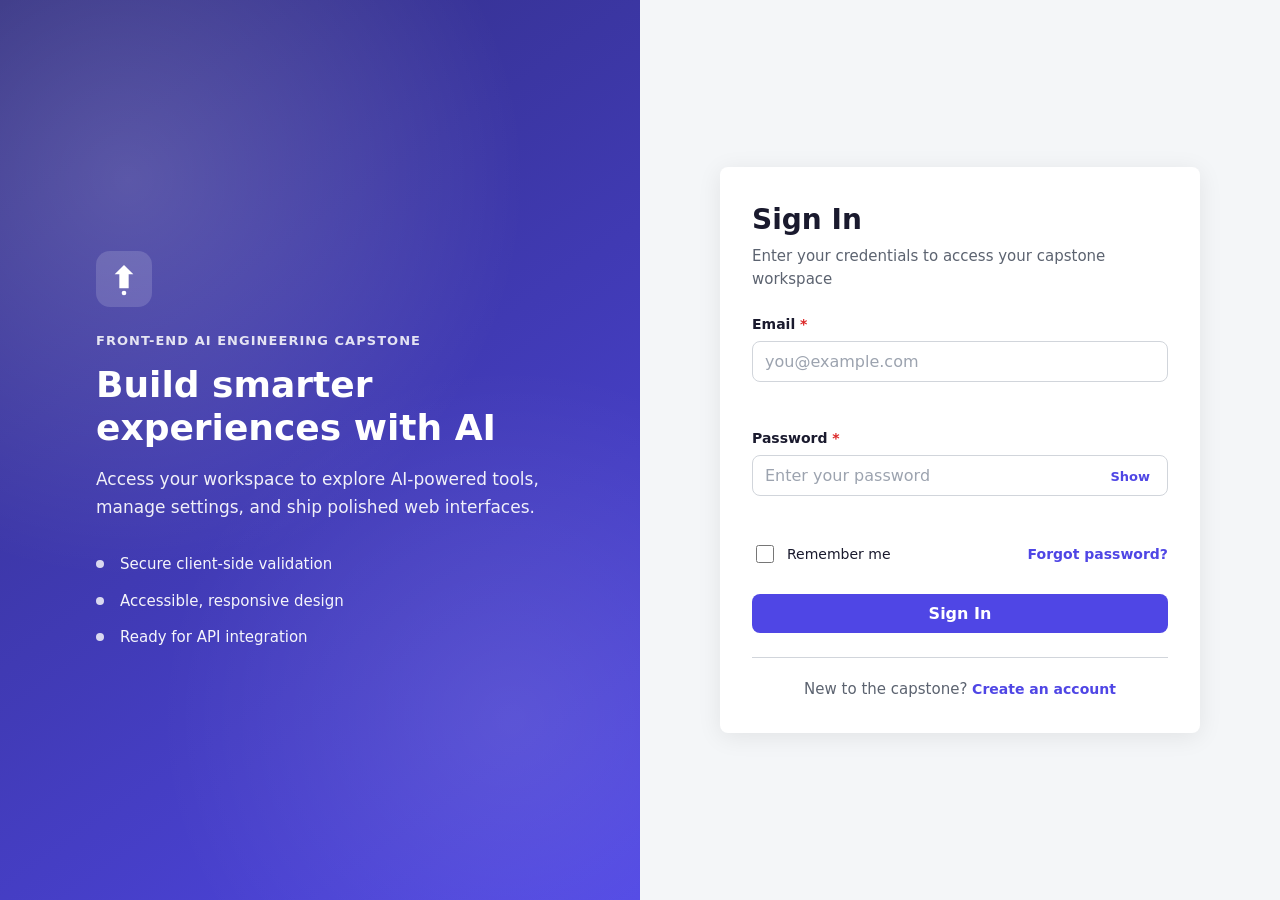
<file: index.html>
<!DOCTYPE html>
<html lang="en">
<head>
  <meta charset="UTF-8">
  <meta name="viewport" content="width=device-width, initial-scale=1.0">
  <meta http-equiv="refresh" content="0; url=login.html">
  <title>AI Engineering Capstone</title>
  <script>window.location.replace("login.html");</script>
</head>
<body>
  <p><a href="login.html">Continue to sign in</a></p>
</body>
</html>
</file>
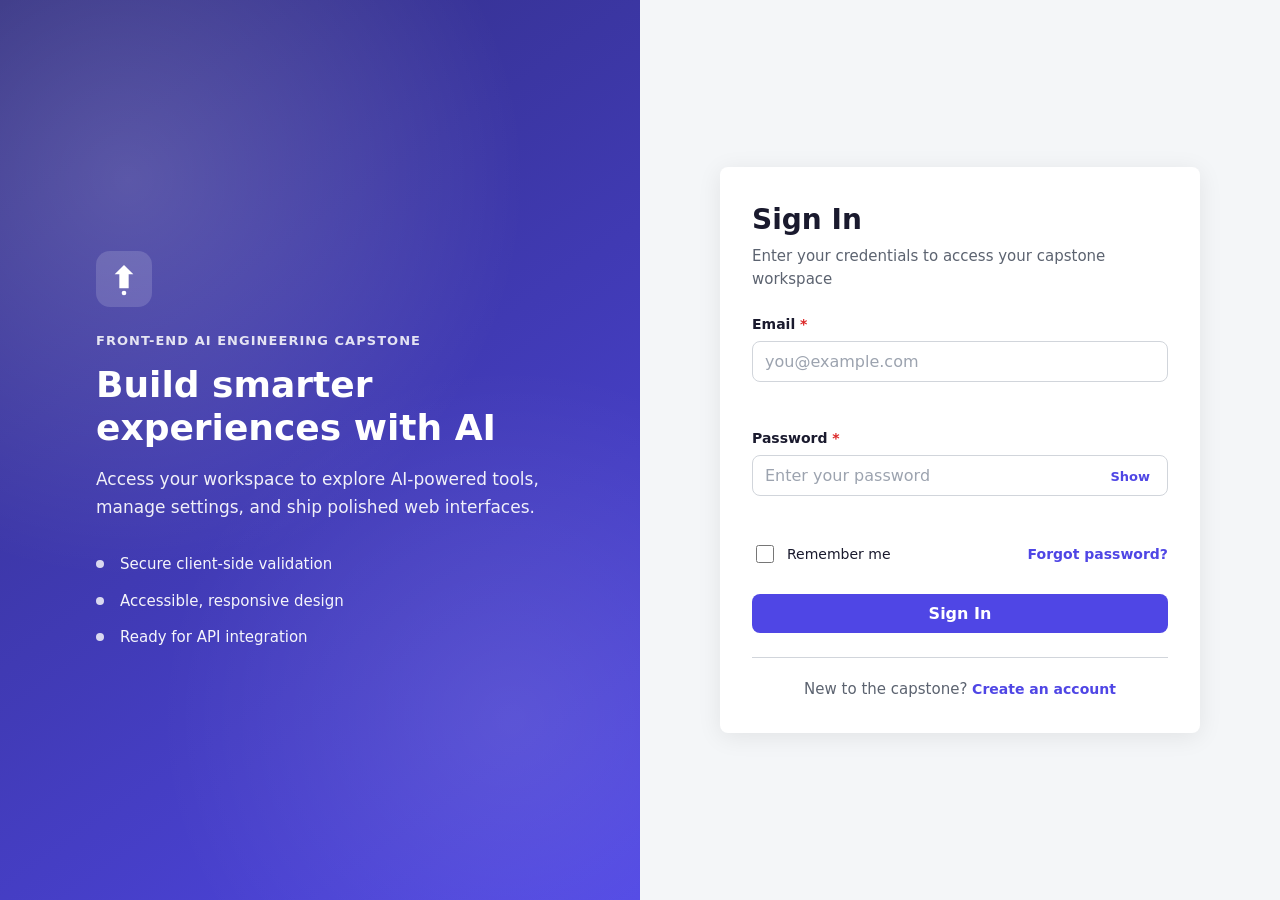
<file: login.html>
<!DOCTYPE html>
<html lang="en">
<head>
  <meta charset="UTF-8">
  <meta name="viewport" content="width=device-width, initial-scale=1.0">
  <meta name="description" content="Sign in to the Front-end AI Engineering Capstone platform.">
  <title>Sign In | AI Engineering Capstone</title>
  <link rel="stylesheet" href="login.css">
</head>
<body>
  <div class="login-shell">
    <aside class="login-brand" aria-hidden="true">
      <div class="login-brand__content">
        <div class="login-brand__logo">
          <svg viewBox="0 0 48 48" fill="none" xmlns="http://www.w3.org/2000/svg">
            <rect width="48" height="48" rx="12" fill="currentColor" opacity="0.15"/>
            <path d="M24 12L32 20H28V32H20V20H16L24 12Z" fill="currentColor"/>
            <circle cx="24" cy="36" r="2" fill="currentColor"/>
          </svg>
        </div>
        <p class="login-brand__eyebrow">Front-end AI Engineering Capstone</p>
        <h1 class="login-brand__title">Build smarter experiences with AI</h1>
        <p class="login-brand__text">
          Access your workspace to explore AI-powered tools, manage settings, and ship polished web interfaces.
        </p>
        <ul class="login-brand__features">
          <li>Secure client-side validation</li>
          <li>Accessible, responsive design</li>
          <li>Ready for API integration</li>
        </ul>
      </div>
    </aside>

    <main class="login-page">
      <div class="login-mobile-brand" aria-hidden="true">
        <div class="login-mobile-brand__logo">
          <svg viewBox="0 0 48 48" fill="none" xmlns="http://www.w3.org/2000/svg">
            <rect width="48" height="48" rx="12" fill="currentColor" opacity="0.15"/>
            <path d="M24 12L32 20H28V32H20V20H16L24 12Z" fill="currentColor"/>
            <circle cx="24" cy="36" r="2" fill="currentColor"/>
          </svg>
        </div>
        <p class="login-mobile-brand__title">AI Engineering Capstone</p>
      </div>

      <section class="login-card" aria-labelledby="login-heading">
        <header class="login-header">
          <h1 id="login-heading">Sign In</h1>
          <p class="login-subtitle">Enter your credentials to access your capstone workspace</p>
        </header>

        <div
          id="form-message"
          class="form-message"
          role="status"
          aria-live="polite"
          hidden
        ></div>

        <form id="login-form" class="login-form" novalidate>
          <div class="form-group">
            <label for="email">Email <span class="required-indicator" aria-hidden="true">*</span></label>
            <input
              type="email"
              id="email"
              name="email"
              placeholder="you@example.com"
              autocomplete="email"
              required
              aria-required="true"
              aria-describedby="email-error"
            >
            <span id="email-error" class="field-error" role="alert"></span>
          </div>

          <div class="form-group">
            <label for="password">Password <span class="required-indicator" aria-hidden="true">*</span></label>
            <div class="password-field">
              <input
                type="password"
                id="password"
                name="password"
                placeholder="Enter your password"
                autocomplete="current-password"
                required
                aria-required="true"
                aria-describedby="password-error password-toggle"
              >
              <button
                type="button"
                id="password-toggle"
                class="password-toggle"
                aria-label="Show password"
                aria-pressed="false"
                aria-controls="password"
              >
                <span class="password-toggle__show" aria-hidden="true">Show</span>
                <span class="password-toggle__hide" aria-hidden="true">Hide</span>
              </button>
            </div>
            <span id="password-error" class="field-error" role="alert"></span>
          </div>

          <div class="form-row">
            <div class="form-group form-group--checkbox">
              <input
                type="checkbox"
                id="remember-me"
                name="rememberMe"
              >
              <label for="remember-me">Remember me</label>
            </div>
            <a href="#" class="login-link login-link--inline">Forgot password?</a>
          </div>

          <div class="form-actions">
            <button type="submit" class="btn btn--primary">
              <span class="btn__label">Sign In</span>
              <span class="btn__spinner" aria-hidden="true"></span>
            </button>
          </div>
        </form>

        <footer class="login-footer">
          <p>
            New to the capstone?
            <a href="settings.html" class="login-link">Create an account</a>
          </p>
        </footer>
      </section>
    </main>
  </div>

  <script src="login.js"></script>
</body>
</html>
</file>
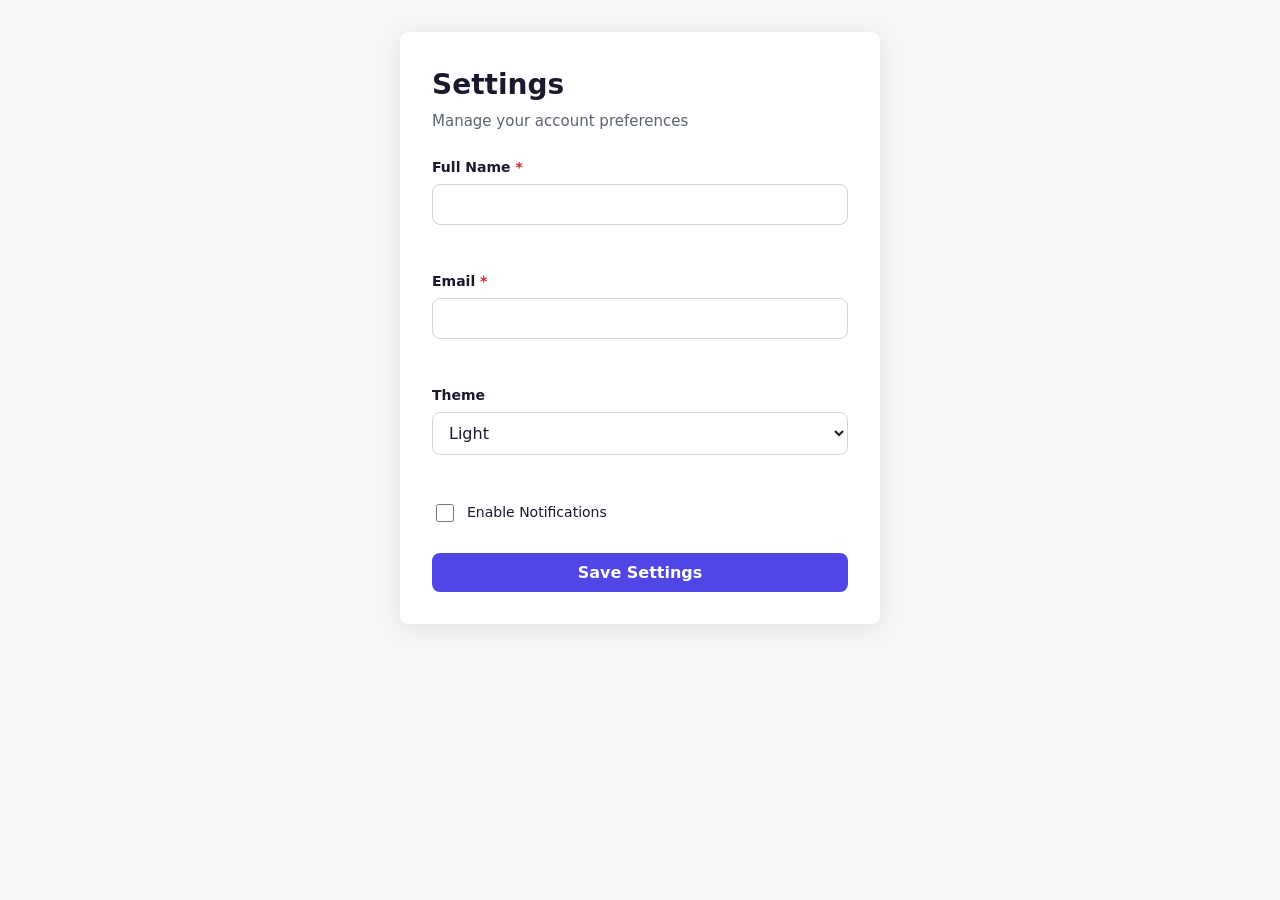
<file: settings.html>
<!DOCTYPE html>
<html lang="en">
<head>
  <meta charset="UTF-8">
  <meta name="viewport" content="width=device-width, initial-scale=1.0">
  <title>Settings</title>
  <link rel="stylesheet" href="settings.css">
</head>
<body>
  <main class="settings-page">
    <section class="settings-card" aria-labelledby="settings-heading">
      <header class="settings-header">
        <h1 id="settings-heading">Settings</h1>
        <p class="settings-subtitle">Manage your account preferences</p>
      </header>

      <!-- Shown after successful submission -->
      <div
        id="success-message"
        class="form-message form-message--success"
        role="status"
        aria-live="polite"
        hidden
      ></div>

      <form id="settings-form" class="settings-form" novalidate>
        <!-- Full Name -->
        <div class="form-group">
          <label for="full-name">Full Name <span class="required-indicator" aria-hidden="true">*</span></label>
          <input
            type="text"
            id="full-name"
            name="fullName"
            autocomplete="name"
            required
            aria-required="true"
            aria-describedby="full-name-error"
          >
          <span id="full-name-error" class="field-error" role="alert"></span>
        </div>

        <!-- Email -->
        <div class="form-group">
          <label for="email">Email <span class="required-indicator" aria-hidden="true">*</span></label>
          <input
            type="email"
            id="email"
            name="email"
            autocomplete="email"
            required
            aria-required="true"
            aria-describedby="email-error"
          >
          <span id="email-error" class="field-error" role="alert"></span>
        </div>

        <!-- Theme -->
        <div class="form-group">
          <label for="theme">Theme</label>
          <select id="theme" name="theme" aria-describedby="theme-error">
            <option value="light">Light</option>
            <option value="dark">Dark</option>
          </select>
          <span id="theme-error" class="field-error" role="alert"></span>
        </div>

        <!-- Notifications -->
        <div class="form-group form-group--checkbox">
          <input
            type="checkbox"
            id="notifications"
            name="notifications"
          >
          <label for="notifications">Enable Notifications</label>
        </div>

        <div class="form-actions">
          <button type="submit" class="btn btn--primary">Save Settings</button>
        </div>
      </form>
    </section>
  </main>

  <script src="settings.js"></script>
</body>
</html>
</file>
<file: login.css>
/* ------------------------------------------------------------------
   Login Page – Base & Layout
   Design tokens aligned with settings.css
   ------------------------------------------------------------------ */

*,
*::before,
*::after {
  box-sizing: border-box;
}

:root {
  --color-bg: #f4f6f8;
  --color-surface: #ffffff;
  --color-text: #1a1a2e;
  --color-text-muted: #5c6370;
  --color-border: #d1d5db;
  --color-border-focus: #4f46e5;
  --color-primary: #4f46e5;
  --color-primary-hover: #4338ca;
  --color-brand-start: #312e81;
  --color-brand-end: #4f46e5;
  --color-error: #dc2626;
  --color-error-bg: #fef2f2;
  --color-success: #15803d;
  --color-success-bg: #f0fdf4;
  --radius: 8px;
  --shadow: 0 4px 24px rgba(0, 0, 0, 0.08);
  --font-family: system-ui, -apple-system, "Segoe UI", Roboto, Helvetica, Arial, sans-serif;
}

body {
  margin: 0;
  min-height: 100vh;
  font-family: var(--font-family);
  font-size: 1rem;
  line-height: 1.5;
  color: var(--color-text);
  background-color: var(--color-bg);
}

/* ------------------------------------------------------------------
   Split Layout Shell
   ------------------------------------------------------------------ */

.login-shell {
  display: grid;
  min-height: 100vh;
}

.login-brand {
  display: none;
  position: relative;
  overflow: hidden;
  padding: 3rem;
  color: #ffffff;
  background: linear-gradient(145deg, var(--color-brand-start) 0%, var(--color-brand-end) 100%);
}

.login-brand::before {
  content: "";
  position: absolute;
  inset: 0;
  background:
    radial-gradient(circle at 20% 20%, rgba(255, 255, 255, 0.18), transparent 45%),
    radial-gradient(circle at 80% 80%, rgba(255, 255, 255, 0.1), transparent 40%);
  pointer-events: none;
}

.login-brand__content {
  position: relative;
  z-index: 1;
  max-width: 28rem;
}

.login-brand__logo {
  width: 3.5rem;
  height: 3.5rem;
  margin-bottom: 1.5rem;
  color: #ffffff;
}

.login-brand__logo svg {
  width: 100%;
  height: 100%;
}

.login-brand__eyebrow {
  margin: 0 0 0.75rem;
  font-size: 0.8125rem;
  font-weight: 600;
  letter-spacing: 0.08em;
  text-transform: uppercase;
  opacity: 0.85;
}

.login-brand__title {
  margin: 0 0 1rem;
  font-size: clamp(1.75rem, 3vw, 2.25rem);
  font-weight: 700;
  line-height: 1.2;
}

.login-brand__text {
  margin: 0 0 2rem;
  font-size: 1.0625rem;
  line-height: 1.65;
  opacity: 0.92;
}

.login-brand__features {
  margin: 0;
  padding: 0;
  list-style: none;
  display: grid;
  gap: 0.875rem;
}

.login-brand__features li {
  position: relative;
  padding-left: 1.5rem;
  font-size: 0.9375rem;
  opacity: 0.95;
}

.login-brand__features li::before {
  content: "";
  position: absolute;
  left: 0;
  top: 0.45rem;
  width: 0.5rem;
  height: 0.5rem;
  border-radius: 50%;
  background-color: rgba(255, 255, 255, 0.85);
}

/* ------------------------------------------------------------------
   Form Panel
   ------------------------------------------------------------------ */

.login-page {
  display: flex;
  flex-direction: column;
  align-items: center;
  justify-content: center;
  padding: 2rem 1rem;
  min-height: 100vh;
}

.login-mobile-brand {
  display: flex;
  flex-direction: column;
  align-items: center;
  gap: 0.625rem;
  margin-bottom: 1.5rem;
  text-align: center;
}

.login-mobile-brand__logo {
  width: 2.75rem;
  height: 2.75rem;
  color: var(--color-primary);
}

.login-mobile-brand__logo svg {
  width: 100%;
  height: 100%;
}

.login-mobile-brand__title {
  margin: 0;
  font-size: 0.9375rem;
  font-weight: 700;
  color: var(--color-text);
}

.login-card {
  width: 100%;
  max-width: 480px;
  background: var(--color-surface);
  border-radius: var(--radius);
  box-shadow: var(--shadow);
  padding: 2rem;
}

.login-header {
  margin-bottom: 1.5rem;
}

.login-header h1 {
  margin: 0 0 0.25rem;
  font-size: 1.75rem;
  font-weight: 700;
}

.login-subtitle {
  margin: 0;
  color: var(--color-text-muted);
  font-size: 0.9375rem;
}

/* ------------------------------------------------------------------
   Form Messages (success / error)
   ------------------------------------------------------------------ */

.form-message {
  padding: 0.75rem 1rem;
  border-radius: var(--radius);
  font-size: 0.9375rem;
  margin-bottom: 1.25rem;
}

.form-message--success {
  background-color: var(--color-success-bg);
  color: var(--color-success);
  border: 1px solid #bbf7d0;
}

.form-message--error {
  background-color: var(--color-error-bg);
  color: var(--color-error);
  border: 1px solid #fecaca;
}

/* ------------------------------------------------------------------
   Form Fields
   ------------------------------------------------------------------ */

.login-form {
  display: flex;
  flex-direction: column;
  gap: 1.25rem;
}

.form-group {
  display: flex;
  flex-direction: column;
  gap: 0.375rem;
}

.form-group label {
  font-size: 0.875rem;
  font-weight: 600;
  color: var(--color-text);
}

.required-indicator {
  color: var(--color-error);
}

.form-group input[type="email"],
.form-group input[type="password"],
.form-group input[type="text"] {
  width: 100%;
  padding: 0.625rem 0.75rem;
  font-size: 1rem;
  font-family: inherit;
  color: var(--color-text);
  background-color: var(--color-surface);
  border: 1px solid var(--color-border);
  border-radius: var(--radius);
  transition: border-color 0.15s ease, box-shadow 0.15s ease;
}

.form-group input::placeholder {
  color: #9ca3af;
}

.form-group input[type="email"]:focus,
.form-group input[type="password"]:focus,
.form-group input[type="text"]:focus {
  outline: none;
  border-color: var(--color-border-focus);
  box-shadow: 0 0 0 3px rgba(79, 70, 229, 0.15);
}

.form-group input.is-invalid {
  border-color: var(--color-error);
}

.form-group input.is-invalid:focus {
  box-shadow: 0 0 0 3px rgba(220, 38, 38, 0.15);
}

.field-error {
  font-size: 0.8125rem;
  color: var(--color-error);
  min-height: 1.25rem;
}

.password-field {
  position: relative;
}

.password-field input {
  padding-right: 4.75rem;
}

.password-toggle {
  position: absolute;
  top: 50%;
  right: 0.5rem;
  transform: translateY(-50%);
  padding: 0.375rem 0.625rem;
  font-size: 0.8125rem;
  font-family: inherit;
  font-weight: 600;
  color: var(--color-primary);
  background: transparent;
  border: none;
  border-radius: 6px;
  cursor: pointer;
  transition: background-color 0.15s ease;
}

.password-toggle:hover {
  background-color: rgba(79, 70, 229, 0.15);
}

.password-toggle:focus-visible {
  outline: 2px solid var(--color-border-focus);
  outline-offset: 2px;
}

.password-toggle__hide {
  display: none;
}

.password-toggle[aria-pressed="true"] .password-toggle__show {
  display: none;
}

.password-toggle[aria-pressed="true"] .password-toggle__hide {
  display: inline;
}

.form-row {
  display: flex;
  align-items: center;
  justify-content: space-between;
  gap: 1rem;
  flex-wrap: wrap;
}

.form-group--checkbox {
  flex-direction: row;
  align-items: center;
  gap: 0.625rem;
}

.form-group--checkbox input[type="checkbox"] {
  width: 1.125rem;
  height: 1.125rem;
  accent-color: var(--color-primary);
  cursor: pointer;
  flex-shrink: 0;
}

.form-group--checkbox label {
  font-weight: 400;
  cursor: pointer;
}

/* ------------------------------------------------------------------
   Submit Button
   ------------------------------------------------------------------ */

.form-actions {
  margin-top: 0.5rem;
}

.btn {
  display: inline-flex;
  align-items: center;
  justify-content: center;
  gap: 0.5rem;
  padding: 0.625rem 1.5rem;
  font-size: 1rem;
  font-family: inherit;
  font-weight: 600;
  border: none;
  border-radius: var(--radius);
  cursor: pointer;
  transition: background-color 0.15s ease;
}

.btn--primary {
  width: 100%;
  color: #ffffff;
  background-color: var(--color-primary);
}

.btn--primary:hover:not(:disabled) {
  background-color: var(--color-primary-hover);
}

.btn--primary:focus-visible {
  outline: 2px solid var(--color-border-focus);
  outline-offset: 2px;
}

.btn--primary:disabled {
  opacity: 0.75;
  cursor: not-allowed;
}

.btn--loading .btn__label {
  opacity: 0.85;
}

.btn__spinner {
  display: none;
  width: 1rem;
  height: 1rem;
  border: 2px solid rgba(255, 255, 255, 0.35);
  border-top-color: #ffffff;
  border-radius: 50%;
  animation: spin 0.7s linear infinite;
}

.btn--loading .btn__spinner {
  display: inline-block;
}

@keyframes spin {
  to {
    transform: rotate(360deg);
  }
}

/* ------------------------------------------------------------------
   Footer & Links
   ------------------------------------------------------------------ */

.login-footer {
  margin-top: 1.5rem;
  padding-top: 1.25rem;
  border-top: 1px solid var(--color-border);
  text-align: center;
}

.login-footer p {
  margin: 0;
  font-size: 0.9375rem;
  color: var(--color-text-muted);
}

.login-link {
  font-size: 0.875rem;
  font-weight: 600;
  color: var(--color-primary);
  text-decoration: none;
}

.login-link:hover {
  text-decoration: underline;
}

.login-link:focus-visible {
  outline: 2px solid var(--color-border-focus);
  outline-offset: 2px;
  border-radius: 2px;
}

.login-link--inline {
  white-space: nowrap;
}

/* ------------------------------------------------------------------
   Responsive Adjustments
   ------------------------------------------------------------------ */

@media (min-width: 960px) {
  .login-shell {
    grid-template-columns: minmax(320px, 1fr) minmax(420px, 1fr);
  }

  .login-brand {
    display: flex;
    align-items: center;
    justify-content: center;
  }

  .login-mobile-brand {
    display: none;
  }

  .login-page {
    padding: 3rem 2rem;
  }
}

@media (max-width: 480px) {
  .login-page {
    padding: 1rem 0.75rem;
  }

  .login-card {
    padding: 1.5rem 1.25rem;
  }

  .login-header h1 {
    font-size: 1.5rem;
  }

  .form-row {
    flex-direction: column;
    align-items: flex-start;
  }
}
</file>
<file: settings.css>
/* ------------------------------------------------------------------
   Settings Page – Base & Layout
   ------------------------------------------------------------------ */

*,
*::before,
*::after {
  box-sizing: border-box;
}

:root {
  --color-bg: #f4f6f8;
  --color-surface: #ffffff;
  --color-text: #1a1a2e;
  --color-text-muted: #5c6370;
  --color-border: #d1d5db;
  --color-border-focus: #4f46e5;
  --color-primary: #4f46e5;
  --color-primary-hover: #4338ca;
  --color-error: #dc2626;
  --color-error-bg: #fef2f2;
  --color-success: #15803d;
  --color-success-bg: #f0fdf4;
  --radius: 8px;
  --shadow: 0 4px 24px rgba(0, 0, 0, 0.08);
  --font-family: system-ui, -apple-system, "Segoe UI", Roboto, Helvetica, Arial, sans-serif;
}

body {
  margin: 0;
  min-height: 100vh;
  font-family: var(--font-family);
  font-size: 1rem;
  line-height: 1.5;
  color: var(--color-text);
  background-color: var(--color-bg);
}

/* ------------------------------------------------------------------
   Card Container
   ------------------------------------------------------------------ */

.settings-page {
  display: flex;
  align-items: flex-start;
  justify-content: center;
  padding: 2rem 1rem;
  min-height: 100vh;
}

.settings-card {
  width: 100%;
  max-width: 480px;
  background: var(--color-surface);
  border-radius: var(--radius);
  box-shadow: var(--shadow);
  padding: 2rem;
}

.settings-header {
  margin-bottom: 1.5rem;
}

.settings-header h1 {
  margin: 0 0 0.25rem;
  font-size: 1.75rem;
  font-weight: 700;
}

.settings-subtitle {
  margin: 0;
  color: var(--color-text-muted);
  font-size: 0.9375rem;
}

/* ------------------------------------------------------------------
   Form Messages (success / global)
   ------------------------------------------------------------------ */

.form-message {
  padding: 0.75rem 1rem;
  border-radius: var(--radius);
  font-size: 0.9375rem;
  margin-bottom: 1.25rem;
}

.form-message--success {
  background-color: var(--color-success-bg);
  color: var(--color-success);
  border: 1px solid #bbf7d0;
}

/* ------------------------------------------------------------------
   Form Fields
   ------------------------------------------------------------------ */

.settings-form {
  display: flex;
  flex-direction: column;
  gap: 1.25rem;
}

.form-group {
  display: flex;
  flex-direction: column;
  gap: 0.375rem;
}

.form-group label {
  font-size: 0.875rem;
  font-weight: 600;
  color: var(--color-text);
}

.required-indicator {
  color: var(--color-error);
}

/* Text inputs & select */
.form-group input[type="text"],
.form-group input[type="email"],
.form-group select {
  width: 100%;
  padding: 0.625rem 0.75rem;
  font-size: 1rem;
  font-family: inherit;
  color: var(--color-text);
  background-color: var(--color-surface);
  border: 1px solid var(--color-border);
  border-radius: var(--radius);
  transition: border-color 0.15s ease, box-shadow 0.15s ease;
}

.form-group input[type="text"]:focus,
.form-group input[type="email"]:focus,
.form-group select:focus {
  outline: none;
  border-color: var(--color-border-focus);
  box-shadow: 0 0 0 3px rgba(79, 70, 229, 0.15);
}

/* Invalid state */
.form-group input.is-invalid,
.form-group select.is-invalid {
  border-color: var(--color-error);
}

.form-group input.is-invalid:focus,
.form-group select.is-invalid:focus {
  box-shadow: 0 0 0 3px rgba(220, 38, 38, 0.15);
}

/* Inline validation messages */
.field-error {
  font-size: 0.8125rem;
  color: var(--color-error);
  min-height: 1.25rem;
}

/* Checkbox row */
.form-group--checkbox {
  flex-direction: row;
  align-items: center;
  gap: 0.625rem;
}

.form-group--checkbox input[type="checkbox"] {
  width: 1.125rem;
  height: 1.125rem;
  accent-color: var(--color-primary);
  cursor: pointer;
  flex-shrink: 0;
}

.form-group--checkbox label {
  font-weight: 400;
  cursor: pointer;
}

/* ------------------------------------------------------------------
   Submit Button
   ------------------------------------------------------------------ */

.form-actions {
  margin-top: 0.5rem;
}

.btn {
  display: inline-flex;
  align-items: center;
  justify-content: center;
  padding: 0.625rem 1.5rem;
  font-size: 1rem;
  font-family: inherit;
  font-weight: 600;
  border: none;
  border-radius: var(--radius);
  cursor: pointer;
  transition: background-color 0.15s ease;
}

.btn--primary {
  width: 100%;
  color: #ffffff;
  background-color: var(--color-primary);
}

.btn--primary:hover {
  background-color: var(--color-primary-hover);
}

.btn--primary:focus-visible {
  outline: 2px solid var(--color-border-focus);
  outline-offset: 2px;
}

/* ------------------------------------------------------------------
   Responsive Adjustments
   ------------------------------------------------------------------ */

@media (max-width: 480px) {
  .settings-page {
    padding: 1rem 0.75rem;
  }

  .settings-card {
    padding: 1.5rem 1.25rem;
  }

  .settings-header h1 {
    font-size: 1.5rem;
  }
}
</file>
